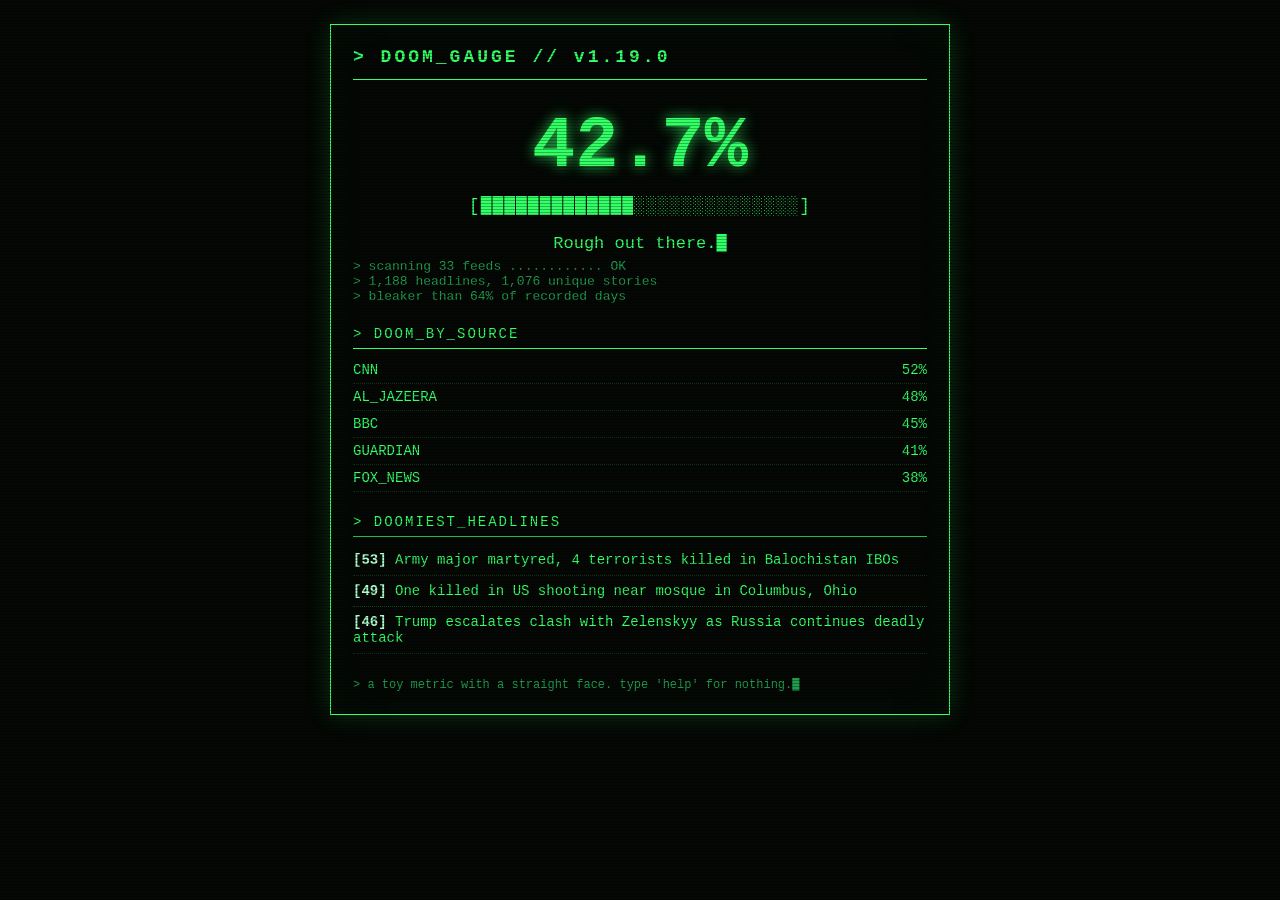
<file: themes/1-phosphor.html>
<!DOCTYPE html>
<html lang="en"><head><meta charset="utf-8"><meta name="viewport" content="width=device-width,initial-scale=1">
<title>DOOM GAUGE — Phosphor Terminal</title>
<style>
  * { box-sizing: border-box; margin: 0; }
  body { background: #040704; color: #33ff66; font-family: "Courier New", Courier, monospace; padding: 24px 16px; min-height: 100vh; }
  body::after { content: ""; position: fixed; inset: 0; pointer-events: none; z-index: 99;
    background: repeating-linear-gradient(0deg, rgba(0,0,0,0.28) 0 1px, transparent 1px 3px); }
  .term { max-width: 620px; margin: 0 auto; border: 1px solid #33ff66; padding: 22px;
    box-shadow: 0 0 24px rgba(51,255,102,0.18), inset 0 0 40px rgba(51,255,102,0.04); }
  h1 { font-size: 18px; letter-spacing: 3px; border-bottom: 1px solid #33ff66; padding-bottom: 12px; }
  .score { font-size: 72px; font-weight: bold; text-align: center; margin: 26px 0 4px;
    text-shadow: 0 0 14px rgba(51,255,102,0.8); }
  .bar { text-align: center; font-size: 18px; letter-spacing: 1px; margin: 8px 0; }
  .verdict { text-align: center; font-size: 17px; margin: 18px 0 6px; }
  .cursor::after { content: "\2588"; animation: blink 1.1s steps(1) infinite; }
  @keyframes blink { 50% { opacity: 0; } }
  .dim { color: #1f9d4d; font-size: 13px; }
  .sec { margin-top: 22px; font-size: 14px; }
  .sec > .head { border-bottom: 1px solid #33ff66; padding-bottom: 6px; margin-bottom: 8px; letter-spacing: 2px; }
  .row { display: flex; justify-content: space-between; padding: 5px 0; border-bottom: 1px dotted rgba(51,255,102,0.25); font-size: 14px; }
  .hl { padding: 7px 0; border-bottom: 1px dotted rgba(51,255,102,0.25); font-size: 14px; }
  .hl b { color: #aaffcc; }
  .foot { margin-top: 24px; font-size: 12px; color: #1f9d4d; }
</style></head>
<body><div class="term">
  <h1>&gt; DOOM_GAUGE // v1.19.0</h1>
  <div class="score">42.7%</div>
  <div class="bar">[&#9608;&#9608;&#9608;&#9608;&#9608;&#9608;&#9608;&#9608;&#9608;&#9608;&#9608;&#9608;&#9608;&#9617;&#9617;&#9617;&#9617;&#9617;&#9617;&#9617;&#9617;&#9617;&#9617;&#9617;&#9617;&#9617;&#9617;]</div>
  <div class="verdict">Rough out there.<span class="cursor"></span></div>
  <div class="dim">&gt; scanning 33 feeds ............ OK</div>
  <div class="dim">&gt; 1,188 headlines, 1,076 unique stories</div>
  <div class="dim">&gt; bleaker than 64% of recorded days</div>
  <div class="sec">
    <div class="head">&gt; DOOM_BY_SOURCE</div>
    <div class="row"><span>CNN</span><span>52%</span></div>
    <div class="row"><span>AL_JAZEERA</span><span>48%</span></div>
    <div class="row"><span>BBC</span><span>45%</span></div>
    <div class="row"><span>GUARDIAN</span><span>41%</span></div>
    <div class="row"><span>FOX_NEWS</span><span>38%</span></div>
  </div>
  <div class="sec">
    <div class="head">&gt; DOOMIEST_HEADLINES</div>
    <div class="hl"><b>[53]</b> Army major martyred, 4 terrorists killed in Balochistan IBOs</div>
    <div class="hl"><b>[49]</b> One killed in US shooting near mosque in Columbus, Ohio</div>
    <div class="hl"><b>[46]</b> Trump escalates clash with Zelenskyy as Russia continues deadly attack</div>
  </div>
  <div class="foot">> a toy metric with a straight face. type 'help' for nothing.<span class="cursor"></span></div>
</div></body></html>
</file>
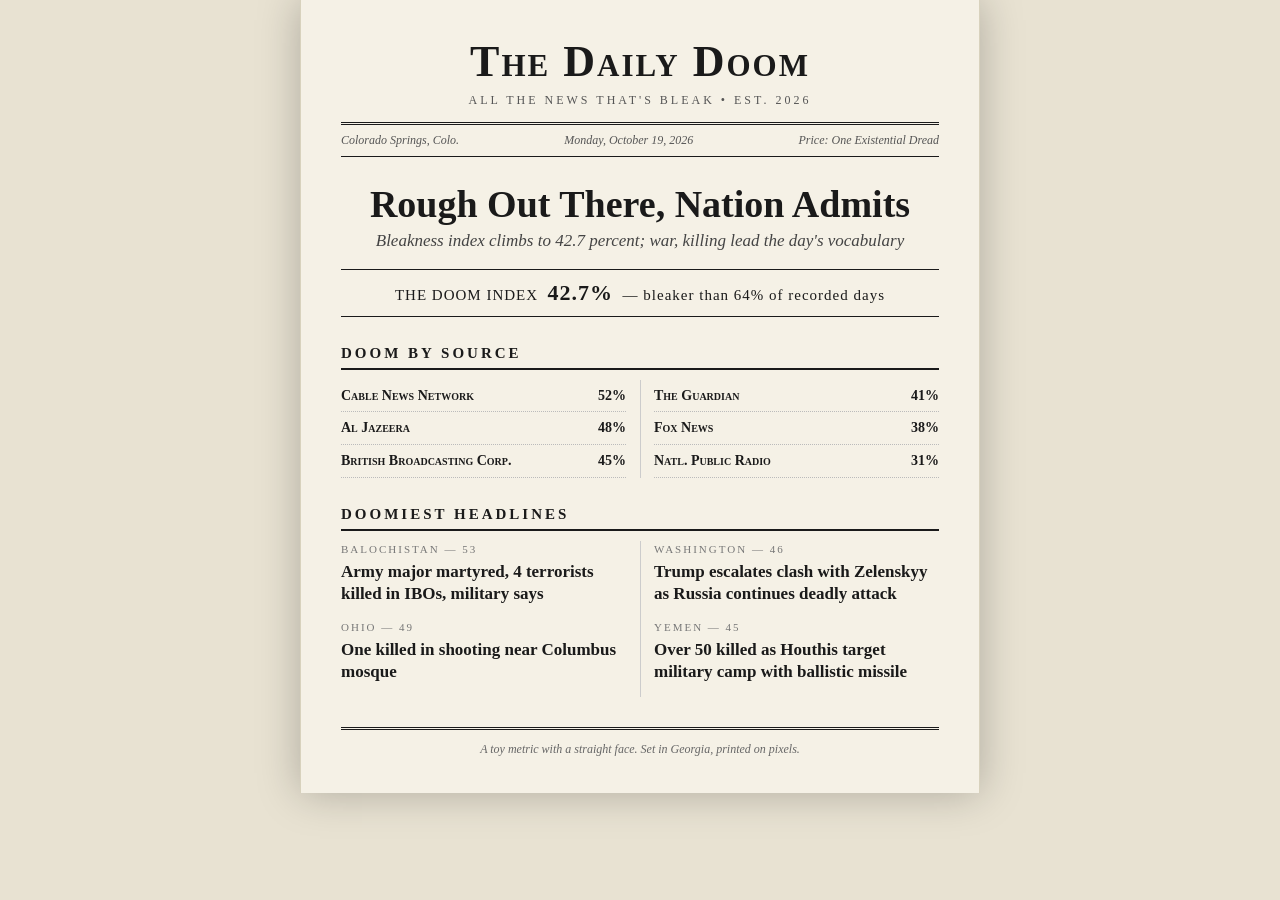
<file: themes/2-broadsheet.html>
<!DOCTYPE html>
<html lang="en"><head><meta charset="utf-8"><meta name="viewport" content="width=device-width,initial-scale=1">
<title>The Daily Doom — Broadsheet</title>
<style>
  * { box-sizing: border-box; margin: 0; }
  body { background: #e8e2d2; color: #1a1a1a; font-family: Georgia, "Times New Roman", serif;
    padding: 0; display: flex; justify-content: center; }
  .paper { max-width: 680px; width: 100%; background: #f5f1e6; padding: 36px 40px;
    box-shadow: 0 0 40px rgba(0,0,0,0.25); border-left: 1px solid #d8d2bd; border-right: 1px solid #d8d2bd; }
  .masthead { text-align: center; border-bottom: 3px double #1a1a1a; padding-bottom: 14px; }
  .masthead .name { font-size: 44px; font-weight: bold; letter-spacing: 2px; font-variant: small-caps; }
  .masthead .sub { font-size: 12px; letter-spacing: 3px; margin-top: 6px; color: #555; }
  .dateline { display: flex; justify-content: space-between; font-size: 12px; font-style: italic;
    color: #555; padding: 8px 0; border-bottom: 1px solid #1a1a1a; }
  .headline { font-size: 38px; font-weight: bold; text-align: center; margin: 26px 0 4px; line-height: 1.15; }
  .deck { text-align: center; font-style: italic; font-size: 17px; color: #444; margin-bottom: 8px; }
  .score-line { text-align: center; font-size: 15px; border-top: 1px solid #1a1a1a;
    border-bottom: 1px solid #1a1a1a; padding: 10px 0; margin: 18px 0; letter-spacing: 1px; }
  .score-line b { font-size: 22px; }
  h2 { font-size: 15px; letter-spacing: 3px; text-transform: uppercase; border-bottom: 2px solid #1a1a1a;
    padding-bottom: 6px; margin: 28px 0 10px; }
  .cols { column-count: 2; column-gap: 28px; column-rule: 1px solid #ccc; font-size: 14px; line-height: 1.55; }
  .src-row { display: flex; align-items: baseline; gap: 10px; padding: 5px 0; font-size: 14px;
    border-bottom: 1px dotted #bbb; break-inside: avoid; }
  .src-row .n { font-variant: small-caps; font-weight: bold; }
  .src-row .v { margin-left: auto; font-weight: bold; }
  .story { margin-bottom: 14px; break-inside: avoid; }
  .story .kicker { font-size: 11px; letter-spacing: 2px; text-transform: uppercase; color: #777; }
  .story h3 { font-size: 17px; margin: 3px 0; line-height: 1.3; }
  .footer { margin-top: 30px; border-top: 3px double #1a1a1a; padding-top: 12px; font-size: 12px;
    font-style: italic; color: #666; text-align: center; }
  @media (max-width: 560px) { .cols { column-count: 1; } .paper { padding: 24px 20px; } .masthead .name { font-size: 32px; } }
</style></head>
<body><div class="paper">
  <div class="masthead">
    <div class="name">The Daily Doom</div>
    <div class="sub">ALL THE NEWS THAT'S BLEAK &bull; EST. 2026</div>
  </div>
  <div class="dateline"><span>Colorado Springs, Colo.</span><span>Monday, October 19, 2026</span><span>Price: One Existential Dread</span></div>
  <div class="headline">Rough Out There, Nation Admits</div>
  <div class="deck">Bleakness index climbs to 42.7 percent; war, killing lead the day's vocabulary</div>
  <div class="score-line">THE DOOM INDEX &nbsp;<b>42.7%</b>&nbsp; &mdash; bleaker than 64% of recorded days</div>
  <h2>Doom by Source</h2>
  <div class="cols">
    <div class="src-row"><span class="n">Cable News Network</span><span class="v">52%</span></div>
    <div class="src-row"><span class="n">Al Jazeera</span><span class="v">48%</span></div>
    <div class="src-row"><span class="n">British Broadcasting Corp.</span><span class="v">45%</span></div>
    <div class="src-row"><span class="n">The Guardian</span><span class="v">41%</span></div>
    <div class="src-row"><span class="n">Fox News</span><span class="v">38%</span></div>
    <div class="src-row"><span class="n">Natl. Public Radio</span><span class="v">31%</span></div>
  </div>
  <h2>Doomiest Headlines</h2>
  <div class="cols">
    <div class="story"><div class="kicker">Balochistan &mdash; 53</div><h3>Army major martyred, 4 terrorists killed in IBOs, military says</h3></div>
    <div class="story"><div class="kicker">Ohio &mdash; 49</div><h3>One killed in shooting near Columbus mosque</h3></div>
    <div class="story"><div class="kicker">Washington &mdash; 46</div><h3>Trump escalates clash with Zelenskyy as Russia continues deadly attack</h3></div>
    <div class="story"><div class="kicker">Yemen &mdash; 45</div><h3>Over 50 killed as Houthis target military camp with ballistic missile</h3></div>
  </div>
  <div class="footer">A toy metric with a straight face. Set in Georgia, printed on pixels.</div>
</div></body></html>
</file>
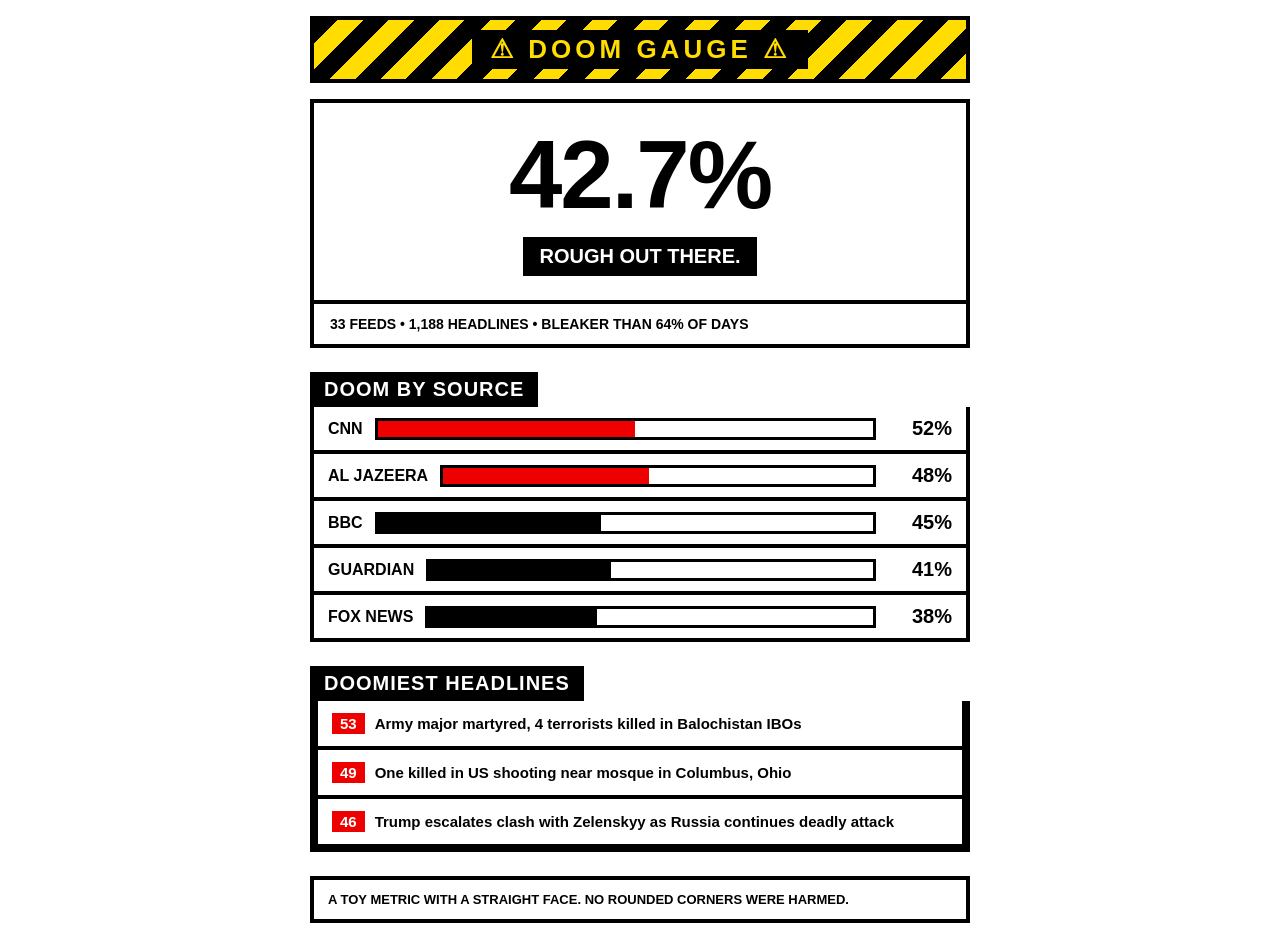
<file: themes/3-brutalist.html>
<!DOCTYPE html>
<html lang="en"><head><meta charset="utf-8"><meta name="viewport" content="width=device-width,initial-scale=1">
<title>DOOM GAUGE — Brutalist</title>
<style>
  * { box-sizing: border-box; margin: 0; }
  body { background: #fff; color: #000; font-family: Arial, Helvetica, sans-serif; padding: 16px; }
  .wrap { max-width: 660px; margin: 0 auto; }
  .banner { background: repeating-linear-gradient(-45deg, #ffdd00 0 18px, #000 18px 36px);
    border: 4px solid #000; padding: 10px; text-align: center; }
  .banner span { background: #000; color: #ffdd00; font-weight: 900; font-size: 26px;
    letter-spacing: 4px; padding: 4px 18px; display: inline-block; }
  .scorebox { border: 4px solid #000; margin-top: 16px; padding: 24px; text-align: center; }
  .scorebox .num { font-size: 96px; font-weight: 900; letter-spacing: -2px; line-height: 1; }
  .scorebox .verdict { display: inline-block; background: #000; color: #fff; font-weight: 900;
    font-size: 20px; padding: 8px 16px; margin-top: 14px; text-transform: uppercase; }
  .meta { border: 4px solid #000; border-top: none; padding: 12px 16px; font-weight: bold; font-size: 14px; }
  h2 { font-size: 20px; font-weight: 900; text-transform: uppercase; background: #000; color: #fff;
    display: inline-block; padding: 6px 14px; margin: 24px 0 0; letter-spacing: 1px; }
  .list { border: 4px solid #000; border-top: none; }
  .row { display: flex; align-items: center; gap: 12px; padding: 10px 14px; border-bottom: 4px solid #000; font-weight: bold; }
  .row:last-child { border-bottom: none; }
  .row .bar { flex: 1; height: 22px; background: #fff; border: 3px solid #000; position: relative; }
  .row .fill { position: absolute; inset: 0 auto 0 0; background: #000; }
  .row.hot .fill { background: #e00; }
  .row .pct { font-size: 20px; font-weight: 900; min-width: 64px; text-align: right; }
  .hl { border: 4px solid #000; border-top: none; padding: 12px 14px; font-weight: bold; font-size: 15px; }
  .hl .s { display: inline-block; background: #e00; color: #fff; font-weight: 900; padding: 2px 8px; margin-right: 10px; }
  .foot { margin-top: 24px; border: 4px solid #000; padding: 12px 14px; font-size: 13px; font-weight: bold; }
</style></head>
<body><div class="wrap">
  <div class="banner"><span>&#9888; DOOM GAUGE &#9888;</span></div>
  <div class="scorebox">
    <div class="num">42.7%</div>
    <div><span class="verdict">Rough out there.</span></div>
  </div>
  <div class="meta">33 FEEDS &bull; 1,188 HEADLINES &bull; BLEAKER THAN 64% OF DAYS</div>
  <h2>Doom by source</h2>
  <div class="list">
    <div class="row hot"><span>CNN</span><div class="bar"><div class="fill" style="width:52%"></div></div><span class="pct">52%</span></div>
    <div class="row hot"><span>AL JAZEERA</span><div class="bar"><div class="fill" style="width:48%"></div></div><span class="pct">48%</span></div>
    <div class="row"><span>BBC</span><div class="bar"><div class="fill" style="width:45%"></div></div><span class="pct">45%</span></div>
    <div class="row"><span>GUARDIAN</span><div class="bar"><div class="fill" style="width:41%"></div></div><span class="pct">41%</span></div>
    <div class="row"><span>FOX NEWS</span><div class="bar"><div class="fill" style="width:38%"></div></div><span class="pct">38%</span></div>
  </div>
  <h2>Doomiest headlines</h2>
  <div class="list">
    <div class="hl"><span class="s">53</span>Army major martyred, 4 terrorists killed in Balochistan IBOs</div>
    <div class="hl"><span class="s">49</span>One killed in US shooting near mosque in Columbus, Ohio</div>
    <div class="hl"><span class="s">46</span>Trump escalates clash with Zelenskyy as Russia continues deadly attack</div>
  </div>
  <div class="foot">A TOY METRIC WITH A STRAIGHT FACE. NO ROUNDED CORNERS WERE HARMED.</div>
</div></body></html>
</file>
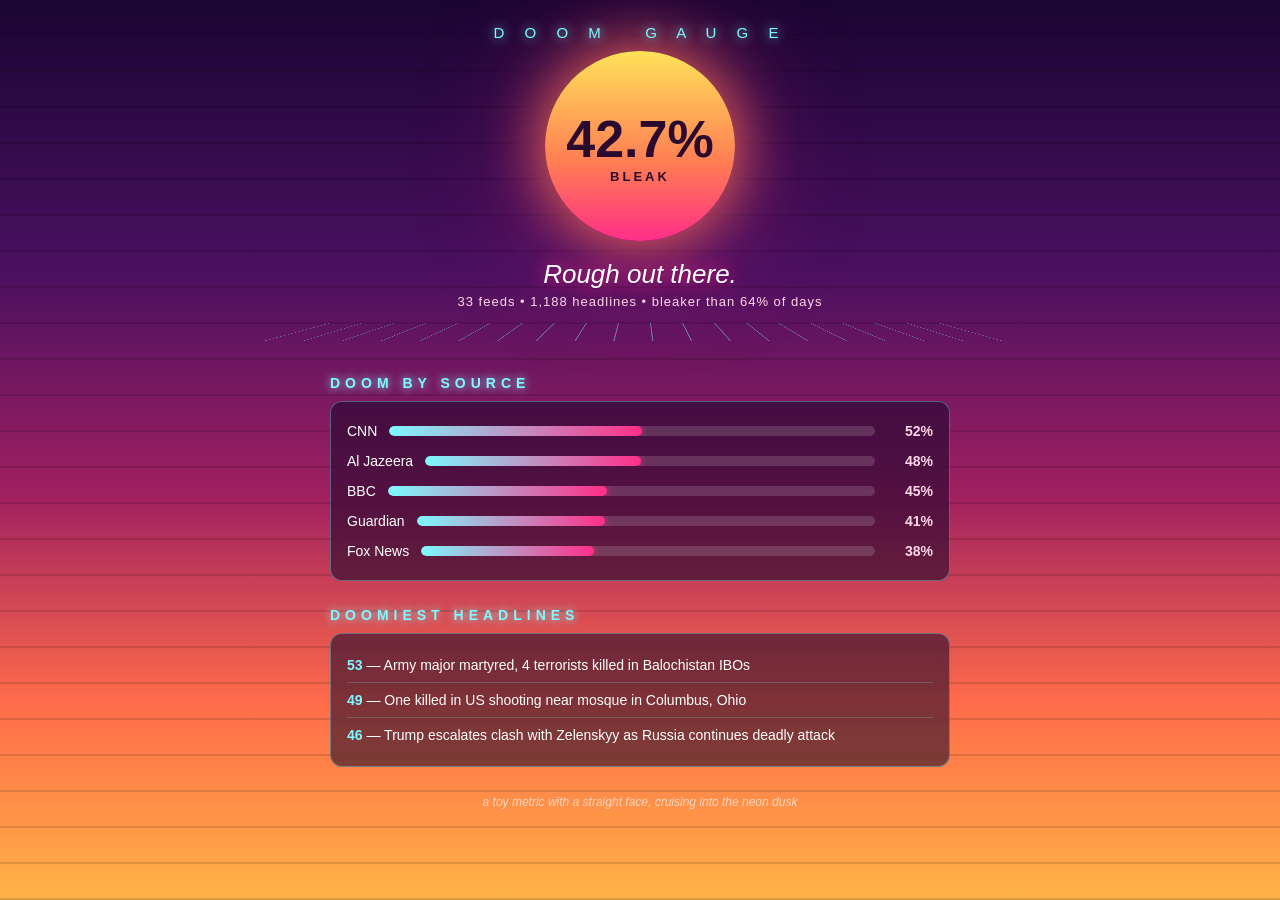
<file: themes/4-vapor.html>
<!DOCTYPE html>
<html lang="en"><head><meta charset="utf-8"><meta name="viewport" content="width=device-width,initial-scale=1">
<title>DOOM GAUGE — Sunset Vapor</title>
<style>
  * { box-sizing: border-box; margin: 0; }
  body { min-height: 100vh; color: #fff; font-family: "Segoe UI", Verdana, sans-serif; padding: 24px 16px;
    background: linear-gradient(180deg, #1a0533 0%, #4a1060 30%, #a02060 55%, #ff6b4a 78%, #ffb347 100%);
    background-attachment: fixed; }
  body::before { content: ""; position: fixed; inset: 0; pointer-events: none; opacity: 0.5;
    background: repeating-linear-gradient(180deg, transparent 0 34px, rgba(0,0,0,0.25) 34px 36px); }
  .wrap { max-width: 620px; margin: 0 auto; position: relative; }
  .brand { text-align: center; font-size: 15px; letter-spacing: 8px; color: #7df9ff;
    text-shadow: 0 0 12px #7df9ff; margin-bottom: 6px; }
  .sun { width: 190px; height: 190px; margin: 10px auto; border-radius: 50%;
    background: linear-gradient(180deg, #ffe259 0%, #ff7b54 60%, #ff2e88 100%);
    box-shadow: 0 0 60px rgba(255,120,80,0.9), 0 0 120px rgba(255,46,136,0.5);
    display: flex; align-items: center; justify-content: center; flex-direction: column; }
  .sun .num { font-size: 52px; font-weight: 800; color: #2a0a2e; }
  .sun .lbl { font-size: 13px; letter-spacing: 3px; color: #2a0a2e; font-weight: bold; }
  .verdict { text-align: center; font-size: 26px; font-style: italic; margin: 18px 0 4px;
    color: #fff; text-shadow: 0 0 18px #ff2e88, 0 2px 0 #4a1060; }
  .meta { text-align: center; font-size: 13px; color: #ffd6e8; letter-spacing: 1px; }
  .grid-bg { height: 26px; margin: 14px 0 4px;
    background: linear-gradient(90deg, rgba(125,249,255,0.6) 1px, transparent 1px);
    background-size: 32px 100%; transform: perspective(120px) rotateX(55deg); transform-origin: top;
    opacity: 0.7; }
  h2 { font-size: 14px; letter-spacing: 5px; color: #7df9ff; text-shadow: 0 0 10px #7df9ff;
    margin: 26px 0 10px; text-transform: uppercase; }
  .card { background: rgba(20,5,40,0.55); border: 1px solid rgba(125,249,255,0.35); border-radius: 12px;
    padding: 14px 16px; backdrop-filter: blur(4px); }
  .row { display: flex; align-items: center; gap: 12px; padding: 7px 0; font-size: 14px; }
  .row .bar { flex: 1; height: 10px; border-radius: 6px; background: rgba(255,255,255,0.15); overflow: hidden; }
  .row .fill { height: 100%; border-radius: 6px; background: linear-gradient(90deg, #7df9ff, #ff2e88);
    box-shadow: 0 0 8px rgba(255,46,136,0.8); }
  .row .pct { min-width: 46px; text-align: right; font-weight: bold; color: #ffd6e8; }
  .hl { padding: 9px 0; border-bottom: 1px solid rgba(125,249,255,0.2); font-size: 14px; }
  .hl:last-child { border-bottom: none; }
  .hl b { color: #7df9ff; }
  .foot { text-align: center; margin-top: 28px; font-size: 12px; color: rgba(255,255,255,0.65); font-style: italic; }
</style></head>
<body><div class="wrap">
  <div class="brand">D O O M &nbsp; G A U G E</div>
  <div class="sun"><div class="num">42.7%</div><div class="lbl">BLEAK</div></div>
  <div class="verdict">Rough out there.</div>
  <div class="meta">33 feeds &bull; 1,188 headlines &bull; bleaker than 64% of days</div>
  <div class="grid-bg"></div>
  <h2>Doom by source</h2>
  <div class="card">
    <div class="row"><span>CNN</span><div class="bar"><div class="fill" style="width:52%"></div></div><span class="pct">52%</span></div>
    <div class="row"><span>Al Jazeera</span><div class="bar"><div class="fill" style="width:48%"></div></div><span class="pct">48%</span></div>
    <div class="row"><span>BBC</span><div class="bar"><div class="fill" style="width:45%"></div></div><span class="pct">45%</span></div>
    <div class="row"><span>Guardian</span><div class="bar"><div class="fill" style="width:41%"></div></div><span class="pct">41%</span></div>
    <div class="row"><span>Fox News</span><div class="bar"><div class="fill" style="width:38%"></div></div><span class="pct">38%</span></div>
  </div>
  <h2>Doomiest headlines</h2>
  <div class="card">
    <div class="hl"><b>53</b> &mdash; Army major martyred, 4 terrorists killed in Balochistan IBOs</div>
    <div class="hl"><b>49</b> &mdash; One killed in US shooting near mosque in Columbus, Ohio</div>
    <div class="hl"><b>46</b> &mdash; Trump escalates clash with Zelenskyy as Russia continues deadly attack</div>
  </div>
  <div class="foot">a toy metric with a straight face, cruising into the neon dusk</div>
</div></body></html>
</file>
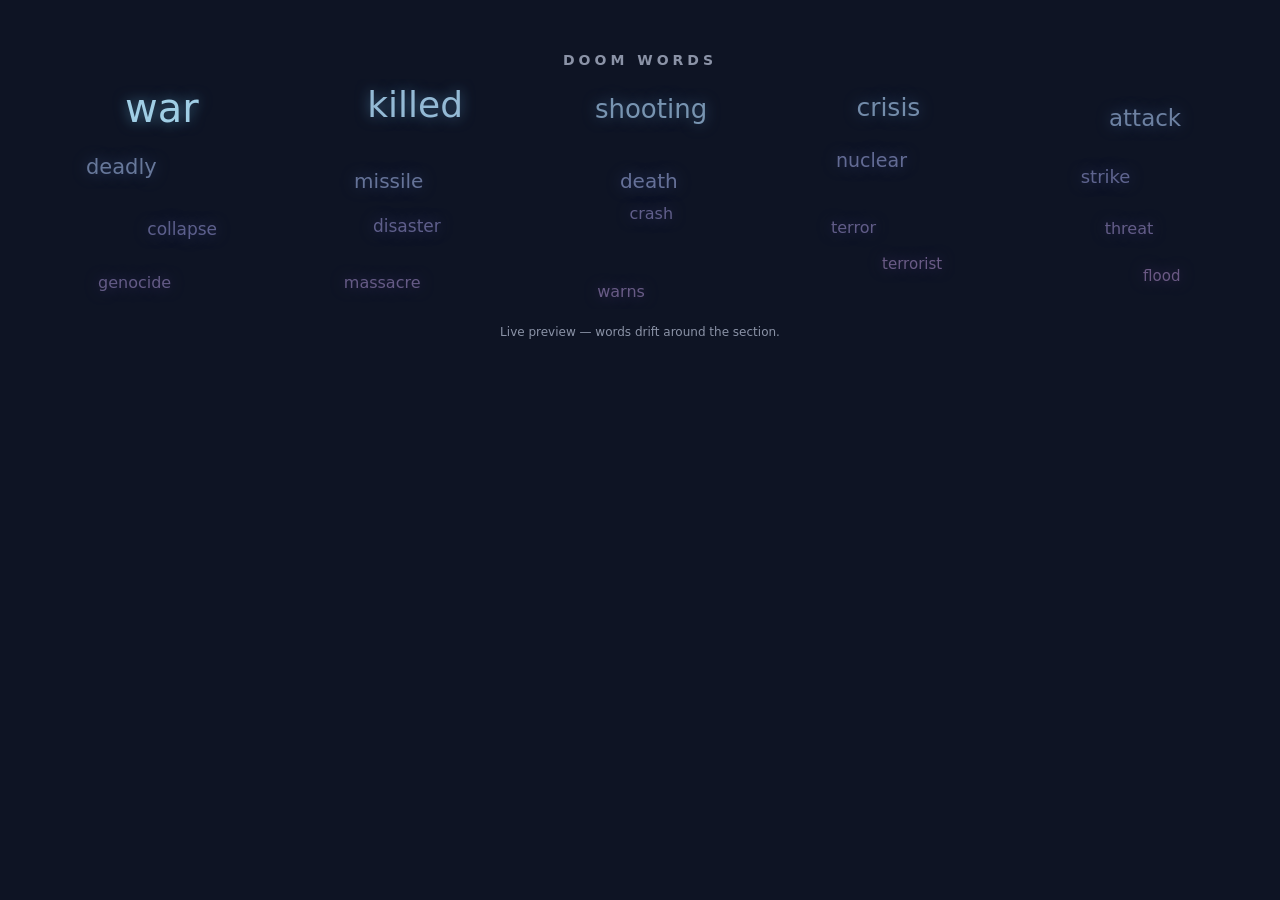
<file: themes/cloud-preview.html>
<!DOCTYPE html>
<html><head><meta charset="utf-8"><meta name="viewport" content="width=device-width,initial-scale=1">
<title>Word cloud preview — floating</title>
<style>
body { background: #0e1424; color: #e8eaf0; font-family: system-ui, sans-serif; padding: 32px 20px; }
h2 { font-size: 14px; letter-spacing: 4px; color: #8b93a7; text-align: center; }
.note { text-align: center; color: #8b93a7; font-size: 12px; margin-top: 16px; }

</style></head>
<body>
<h2>DOOM WORDS</h2>
<div class="cloud" id="wordCloud">
<span class="cloud-word" style="font-size:40px;opacity:0.95;color:hsl(200,70%,80%);text-shadow:0 0 14px hsla(200,80%,70%,0.55);" title="506 doom-weight">war</span> <span class="cloud-word" style="font-size:36px;opacity:0.87;color:hsl(204,70%,80%);text-shadow:0 0 14px hsla(204,80%,70%,0.55);" title="425 doom-weight">killed</span> <span class="cloud-word" style="font-size:26px;opacity:0.69;color:hsl(208,70%,80%);text-shadow:0 0 14px hsla(208,80%,70%,0.55);" title="240 doom-weight">shooting</span> <span class="cloud-word" style="font-size:25px;opacity:0.66;color:hsl(212,70%,80%);text-shadow:0 0 14px hsla(212,80%,70%,0.55);" title="208 doom-weight">crisis</span> <span class="cloud-word" style="font-size:23px;opacity:0.62;color:hsl(216,70%,80%);text-shadow:0 0 14px hsla(216,80%,70%,0.55);" title="168 doom-weight">attack</span> <span class="cloud-word" style="font-size:21px;opacity:0.58;color:hsl(220,70%,80%);text-shadow:0 0 14px hsla(220,80%,70%,0.55);" title="132 doom-weight">deadly</span> <span class="cloud-word" style="font-size:20px;opacity:0.57;color:hsl(224,70%,80%);text-shadow:0 0 14px hsla(224,80%,70%,0.55);" title="120 doom-weight">missile</span> <span class="cloud-word" style="font-size:20px;opacity:0.57;color:hsl(228,70%,80%);text-shadow:0 0 14px hsla(228,80%,70%,0.55);" title="120 doom-weight">death</span> <span class="cloud-word" style="font-size:19px;opacity:0.55;color:hsl(232,70%,80%);text-shadow:0 0 14px hsla(232,80%,70%,0.55);" title="100 doom-weight">nuclear</span> <span class="cloud-word" style="font-size:18px;opacity:0.52;color:hsl(236,70%,80%);text-shadow:0 0 14px hsla(236,80%,70%,0.55);" title="70 doom-weight">strike</span> <span class="cloud-word" style="font-size:17px;opacity:0.51;color:hsl(240,70%,80%);text-shadow:0 0 14px hsla(240,80%,70%,0.55);" title="64 doom-weight">collapse</span> <span class="cloud-word" style="font-size:17px;opacity:0.5;color:hsl(244,70%,80%);text-shadow:0 0 14px hsla(244,80%,70%,0.55);" title="54 doom-weight">disaster</span> <span class="cloud-word" style="font-size:16px;opacity:0.5;color:hsl(248,70%,80%);text-shadow:0 0 14px hsla(248,80%,70%,0.55);" title="48 doom-weight">crash</span> <span class="cloud-word" style="font-size:16px;opacity:0.49;color:hsl(252,70%,80%);text-shadow:0 0 14px hsla(252,80%,70%,0.55);" title="40 doom-weight">terror</span> <span class="cloud-word" style="font-size:16px;opacity:0.49;color:hsl(256,70%,80%);text-shadow:0 0 14px hsla(256,80%,70%,0.55);" title="36 doom-weight">threat</span> <span class="cloud-word" style="font-size:16px;opacity:0.48;color:hsl(260,70%,80%);text-shadow:0 0 14px hsla(260,80%,70%,0.55);" title="30 doom-weight">genocide</span> <span class="cloud-word" style="font-size:16px;opacity:0.48;color:hsl(264,70%,80%);text-shadow:0 0 14px hsla(264,80%,70%,0.55);" title="30 doom-weight">massacre</span> <span class="cloud-word" style="font-size:16px;opacity:0.48;color:hsl(268,70%,80%);text-shadow:0 0 14px hsla(268,80%,70%,0.55);" title="30 doom-weight">warns</span> <span class="cloud-word" style="font-size:15px;opacity:0.48;color:hsl(272,70%,80%);text-shadow:0 0 14px hsla(272,80%,70%,0.55);" title="28 doom-weight">terrorist</span> <span class="cloud-word" style="font-size:15px;opacity:0.47;color:hsl(276,70%,80%);text-shadow:0 0 14px hsla(276,80%,70%,0.55);" title="24 doom-weight">flood</span>
</div>
<div class="note">Live preview — words drift around the section.</div>
<script>
function floatCloud() {
  var el = document.getElementById('wordCloud');
  var words = el.querySelectorAll('.cloud-word');
  if (!words.length) return;
  var H = 230;
  el.style.position = 'relative'; el.style.height = H + 'px';
  el.style.overflow = 'hidden'; el.style.textAlign = 'left'; el.style.lineHeight = '1.4';
  var W = el.clientWidth || 600, cols = 5, rows = 4, items = [];
  words.forEach(function (w, i) {
    w.style.position = 'absolute'; w.style.margin = '0'; w.style.left = '0'; w.style.top = '0';
    var ww = w.offsetWidth || 80, wh = w.offsetHeight || 28;
    var col = i % cols, row = Math.floor(i / cols) % rows;
    var x = ((col + 0.5) / cols) * W + (Math.random() - 0.5) * 50 - ww / 2;
    var y = ((row + 0.5) / rows) * H + (Math.random() - 0.5) * 24 - wh / 2;
    x = Math.max(0, Math.min(W - ww, x)); y = Math.max(0, Math.min(H - wh, y));
    var ang = Math.random() * Math.PI * 2, sp = 5 + Math.random() * 11;
    items.push({ el: w, x: x, y: y, vx: Math.cos(ang) * sp, vy: Math.sin(ang) * sp * 0.7 });
  });
  var last = null;
  function tick(now) {
    if (last === null) last = now;
    var dt = Math.min(0.05, (now - last) / 1000); last = now;
    var W2 = el.clientWidth || W;
    items.forEach(function (it) {
      it.x += it.vx * dt; it.y += it.vy * dt;
      var ww = it.el.offsetWidth || 80, wh = it.el.offsetHeight || 28;
      if (it.x <= 0) { it.x = 0; it.vx = Math.abs(it.vx); }
      else if (it.x + ww >= W2) { it.x = W2 - ww; it.vx = -Math.abs(it.vx); }
      if (it.y <= 0) { it.y = 0; it.vy = Math.abs(it.vy); }
      else if (it.y + wh >= H) { it.y = H - wh; it.vy = -Math.abs(it.vy); }
      it.el.style.transform = 'translate(' + it.x.toFixed(1) + 'px,' + it.y.toFixed(1) + 'px)';
    });
    requestAnimationFrame(tick);
  }
  requestAnimationFrame(tick);
}
floatCloud();
</script>
</body></html>
</file>
